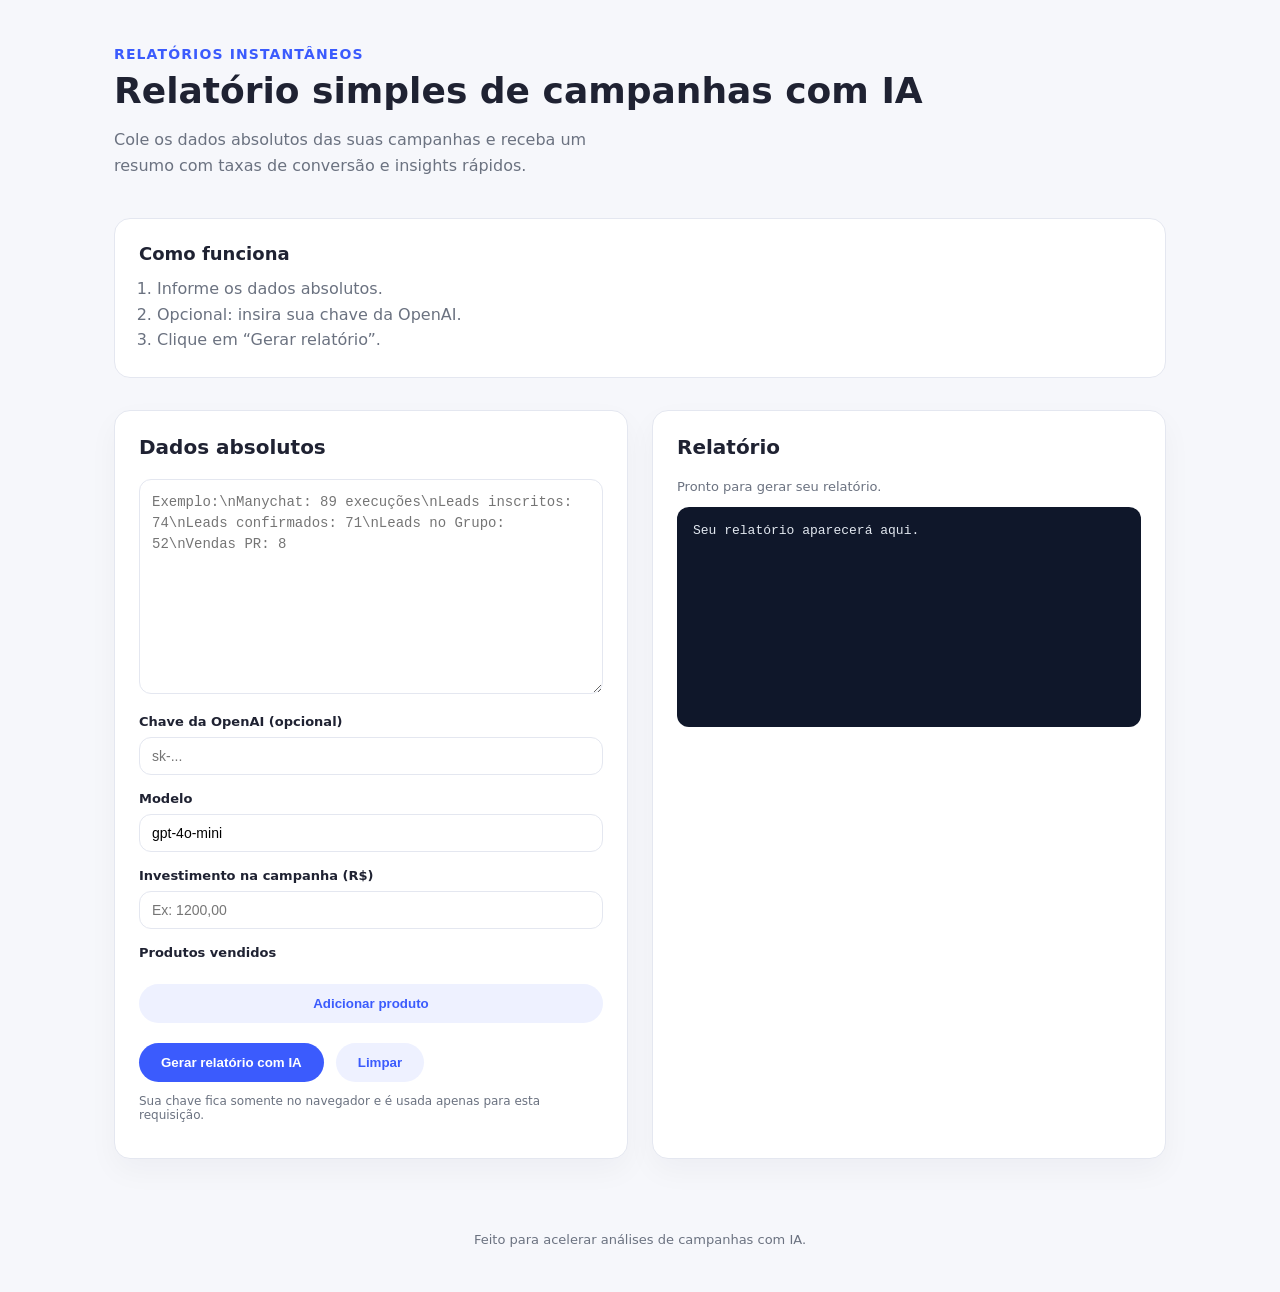
<file: index.html>
<!DOCTYPE html>
<html lang="pt-BR">
  <head>
    <meta charset="UTF-8" />
    <meta name="viewport" content="width=device-width, initial-scale=1.0" />
    <title>Relatório IA • Campanhas de Marketing</title>
    <link rel="stylesheet" href="styles.css" />
  </head>
  <body>
    <div class="app">
      <header class="hero">
        <div>
          <p class="eyebrow">Relatórios instantâneos</p>
          <h1>Relatório simples de campanhas com IA</h1>
          <p class="subtitle">
            Cole os dados absolutos das suas campanhas e receba um resumo com taxas de conversão
            e insights rápidos.
          </p>
        </div>
        <div class="hero-card">
          <h2>Como funciona</h2>
          <ol>
            <li>Informe os dados absolutos.</li>
            <li>Opcional: insira sua chave da OpenAI.</li>
            <li>Clique em “Gerar relatório”.</li>
          </ol>
        </div>
      </header>

      <main class="content">
        <section class="panel">
          <h3>Dados absolutos</h3>
          <textarea
            id="inputData"
            rows="9"
            placeholder="Exemplo:\nManychat: 89 execuções\nLeads inscritos: 74\nLeads confirmados: 71\nLeads no Grupo: 52\nVendas PR: 8"
          ></textarea>
          <div class="row">
            <label for="apiKey">Chave da OpenAI (opcional)</label>
            <input
              id="apiKey"
              type="password"
              placeholder="sk-..."
              autocomplete="off"
            />
          </div>
          <div class="row">
            <label for="model">Modelo</label>
            <input id="model" type="text" value="gpt-4o-mini" />
          </div>
          <div class="row">
            <label for="investment">Investimento na campanha (R$)</label>
            <input id="investment" type="number" min="0" step="0.01" placeholder="Ex: 1200,00" />
          </div>
          <div class="row">
            <label>Produtos vendidos</label>
            <div id="products" class="products"></div>
            <button id="addProduct" class="secondary" type="button">Adicionar produto</button>
          </div>
          <div class="actions">
            <button id="generateButton">Gerar relatório com IA</button>
            <button id="clearButton" class="secondary">Limpar</button>
          </div>
          <p class="footnote">
            Sua chave fica somente no navegador e é usada apenas para esta requisição.
          </p>
        </section>

        <section class="panel output">
          <h3>Relatório</h3>
          <div id="status" class="status">Pronto para gerar seu relatório.</div>
          <pre id="output">Seu relatório aparecerá aqui.</pre>
        </section>
      </main>
    </div>

    <footer class="footer">
      <p>Feito para acelerar análises de campanhas com IA.</p>
    </footer>

    <script src="app.js"></script>
  </body>
</html>
</file>
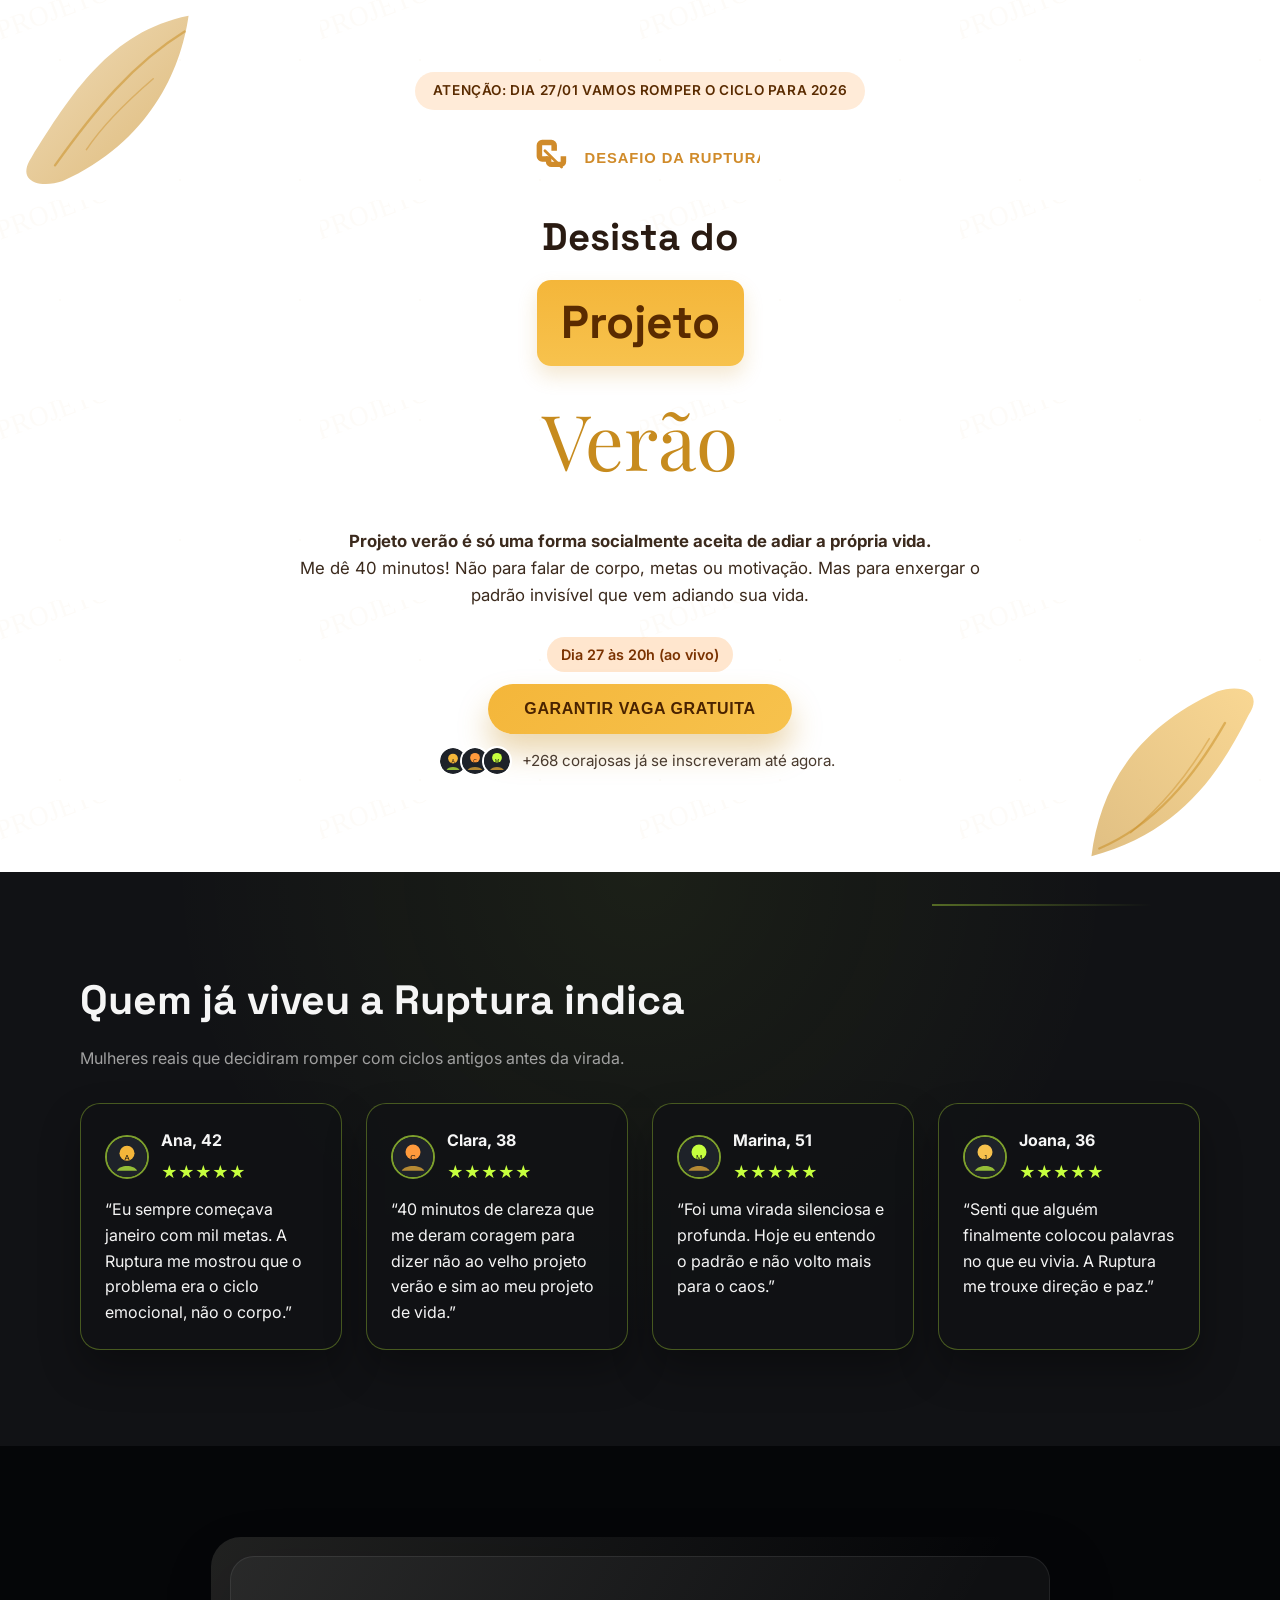
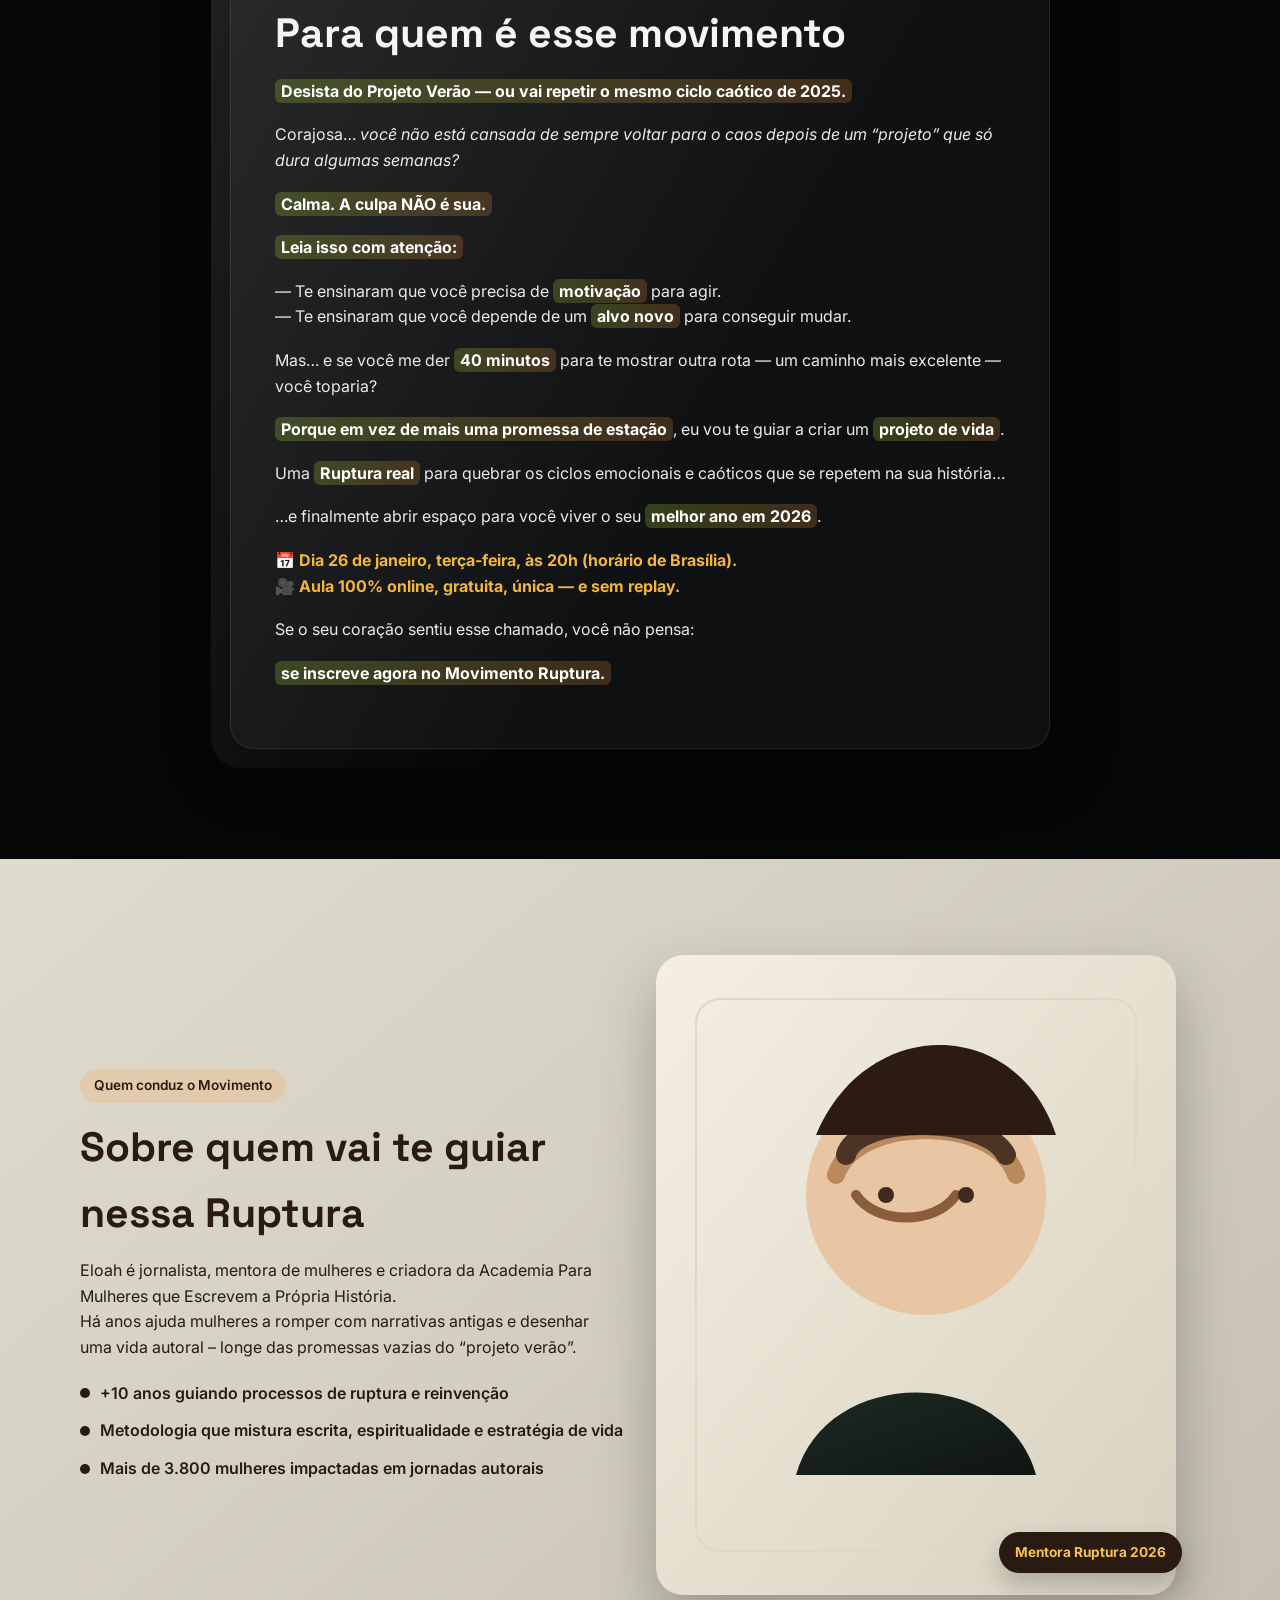
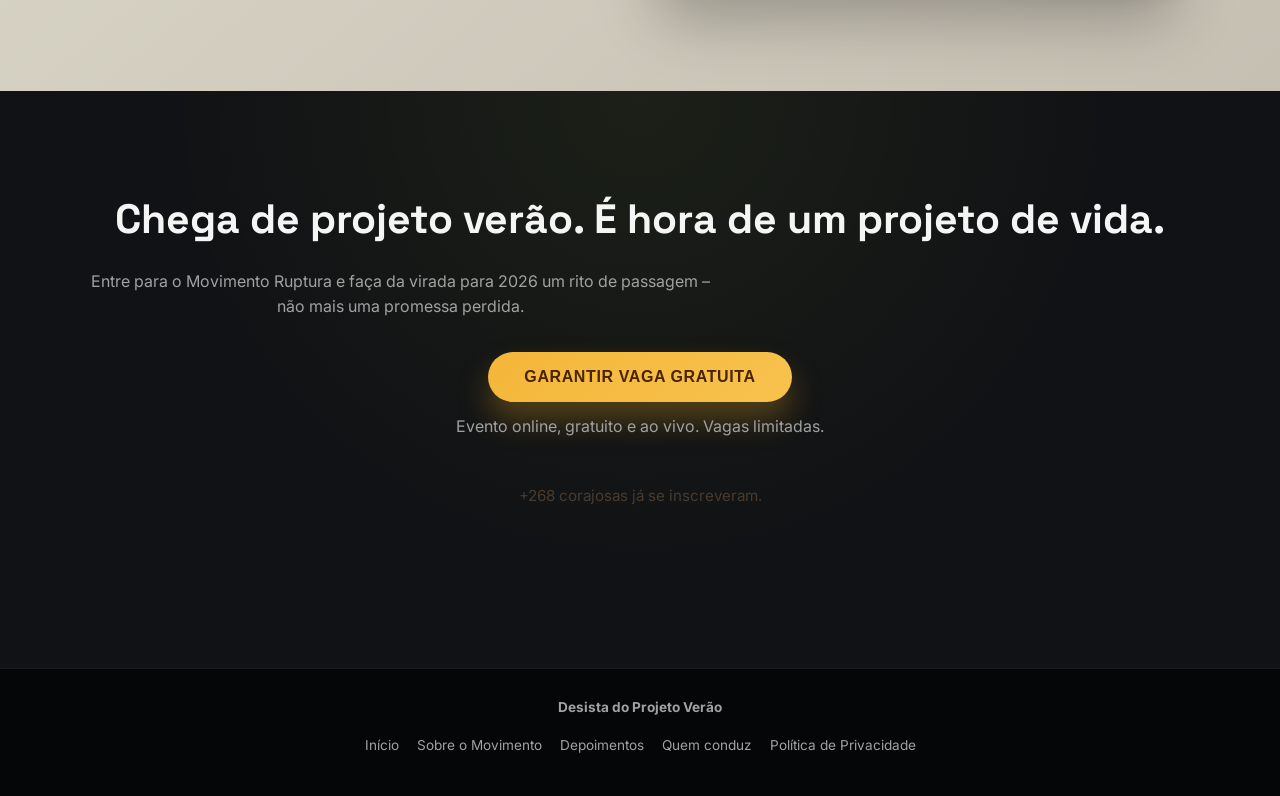
<file: public/index.html>
<!DOCTYPE html>
<html lang="pt-BR">
<head>
  <meta charset="UTF-8" />
  <meta name="viewport" content="width=device-width, initial-scale=1" />
  <title>Movimento Ruptura — Desista do Projeto Verão</title>
  <link rel="preconnect" href="https://fonts.googleapis.com">
  <link rel="preconnect" href="https://fonts.gstatic.com" crossorigin>
  <link href="https://fonts.googleapis.com/css2?family=Inter:wght@400;500;600;700;800&family=Space+Grotesk:wght@500;600;700&family=Playfair+Display:ital,wght@1,600&display=swap" rel="stylesheet">
  <style>
    :root {
      --bg-dark: #050608;
      --bg-dark-2: #111215;
      --text-light: #f5f5f5;
      --text-muted: #a1a1a1;
      --accent: #c6ff3e;
      --accent-cta: #f4b63a;
      --accent-cta-2: #f7c24d;
      --accent-orange: #ff9a3c;
      --hero-dark: #2a1b12;
      --hero-script: #c78b1e;
      --hero-wm: rgba(199, 139, 30, 0.05);
      --card-border: rgba(198, 255, 62, 0.3);
      --warm-bg: #ebe8d8;
      --shadow-soft: 0 18px 60px rgba(0, 0, 0, 0.35);
    }

    * {
      box-sizing: border-box;
      margin: 0;
      padding: 0;
    }

    html {
      scroll-behavior: smooth;
    }

    body {
      font-family: 'Inter', sans-serif;
      background: var(--bg-dark);
      color: var(--text-light);
      line-height: 1.6;
    }

    img {
      max-width: 100%;
      display: block;
    }

    a {
      color: inherit;
      text-decoration: none;
    }

    .container {
      width: min(1120px, 92vw);
      margin: 0 auto;
    }

    .section {
      padding: 96px 0;
      position: relative;
      overflow: hidden;
    }

    .glow-line {
      position: absolute;
      width: 220px;
      height: 2px;
      background: linear-gradient(90deg, rgba(198, 255, 62, 0.6), rgba(198, 255, 62, 0));
      top: 32px;
      right: 10%;
      opacity: 0.6;
    }

    .hero {
      background: #ffffff;
      color: var(--hero-dark);
      padding: 72px 0 96px;
      min-height: 90vh;
      position: relative;
    }

    .hero::before {
      content: "";
      position: absolute;
      inset: 0;
      background-image: url('data:image/svg+xml;utf8,<svg xmlns="http://www.w3.org/2000/svg" width="320" height="200" viewBox="0 0 320 200"><text x="0" y="40" font-size="28" font-family="Inter" fill="rgba(199,139,30,0.06)" transform="rotate(-20 0 40)">PROJETO VER%C3%83O</text></svg>');
      opacity: 0.5;
      mix-blend-mode: multiply;
      pointer-events: none;
    }

    .hero-content {
      position: relative;
      z-index: 2;
      text-align: center;
      display: flex;
      flex-direction: column;
      gap: 28px;
      align-items: center;
    }

    .hero .tag {
      font-size: 0.85rem;
      font-weight: 600;
      color: #5a2b00;
      background: rgba(255, 154, 60, 0.2);
      padding: 8px 18px;
      border-radius: 999px;
      letter-spacing: 0.6px;
      text-transform: uppercase;
    }

    .hero-logo {
      width: 240px;
    }

    .hero-title {
      display: flex;
      flex-direction: column;
      align-items: center;
      gap: 12px;
    }

    .hero-title .line-one {
      font-family: 'Space Grotesk', sans-serif;
      font-size: clamp(2rem, 3vw, 2.8rem);
      font-weight: 700;
      color: var(--hero-dark);
    }

    .hero-title .line-two {
      font-family: 'Space Grotesk', sans-serif;
      font-size: clamp(2.2rem, 3.6vw, 3.2rem);
      font-weight: 800;
      background: linear-gradient(180deg, var(--accent-cta), var(--accent-cta-2));
      color: #5a2b00;
      padding: 6px 24px;
      border-radius: 14px;
      box-shadow: 0 10px 20px rgba(199, 139, 30, 0.2);
    }

    .hero-title .line-three {
      font-family: 'Playfair Display', cursive;
      font-size: clamp(3rem, 6vw, 4.8rem);
      color: var(--hero-script);
    }

    .hero-copy {
      max-width: 680px;
      font-size: 1.05rem;
      color: #3b2a1d;
    }

    .hero-copy strong {
      font-weight: 700;
    }

    .cta-group {
      display: flex;
      flex-direction: column;
      gap: 12px;
      align-items: center;
    }

    .cta-tag {
      font-size: 0.9rem;
      color: #7a3200;
      background: rgba(255, 154, 60, 0.25);
      padding: 6px 14px;
      border-radius: 999px;
      animation: pulse 2.6s infinite;
      font-weight: 600;
    }

    .cta-button {
      background: linear-gradient(135deg, var(--accent-cta), var(--accent-cta-2));
      color: #4a2300;
      font-weight: 800;
      border: none;
      padding: 16px 36px;
      border-radius: 999px;
      font-size: 1rem;
      letter-spacing: 0.6px;
      cursor: pointer;
      box-shadow: 0 18px 30px rgba(199, 139, 30, 0.35);
      transition: transform 0.3s ease, box-shadow 0.3s ease;
    }

    .cta-button:hover,
    .cta-button:focus {
      transform: scale(1.03);
      box-shadow: 0 24px 40px rgba(199, 139, 30, 0.45);
      outline: none;
    }

    .cta-proof {
      font-size: 0.95rem;
      color: #4a3b2f;
      display: flex;
      align-items: center;
      gap: 10px;
    }

    .cta-proof .avatars {
      display: flex;
      gap: -8px;
    }

    .cta-proof img {
      width: 30px;
      height: 30px;
      border-radius: 50%;
      border: 2px solid #fff;
      margin-left: -8px;
    }

    .leaf {
      position: absolute;
      width: 220px;
      z-index: 1;
      animation: sway 8s ease-in-out infinite;
    }

    .leaf.top-left {
      top: 0;
      left: 0;
      transform-origin: top left;
    }

    .leaf.bottom-right {
      bottom: 0;
      right: 0;
      transform-origin: bottom right;
      animation-delay: 1s;
    }

    .hero .particles {
      position: absolute;
      inset: 0;
      pointer-events: none;
      background-image: radial-gradient(rgba(199, 139, 30, 0.12) 1px, transparent 1px);
      background-size: 120px 120px;
      opacity: 0.25;
    }

    @keyframes sway {
      0%, 100% {
        transform: translateY(0) rotate(0deg);
      }
      50% {
        transform: translateY(8px) rotate(1.5deg);
      }
    }

    @keyframes pulse {
      0%, 100% { transform: scale(1); }
      50% { transform: scale(1.05); }
    }

    .dark-section {
      background: radial-gradient(circle at top, rgba(198, 255, 62, 0.06), transparent 55%), var(--bg-dark-2);
    }

    .section-title {
      font-family: 'Space Grotesk', sans-serif;
      font-size: clamp(1.8rem, 3.2vw, 2.6rem);
      margin-bottom: 12px;
    }

    .section-subtitle {
      color: var(--text-muted);
      max-width: 640px;
      margin-bottom: 32px;
    }

    .testimonials {
      display: grid;
      grid-template-columns: repeat(auto-fit, minmax(240px, 1fr));
      gap: 24px;
    }

    .testimonial-card {
      background: rgba(17, 18, 21, 0.9);
      border: 1px solid var(--card-border);
      border-radius: 20px;
      padding: 24px;
      box-shadow: 0 20px 40px rgba(0, 0, 0, 0.3);
      transition: transform 0.3s ease, box-shadow 0.3s ease;
    }

    .testimonial-card:hover {
      transform: translateY(-6px) scale(1.01);
      box-shadow: 0 24px 60px rgba(0, 0, 0, 0.4);
    }

    .testimonial-header {
      display: flex;
      align-items: center;
      gap: 12px;
      margin-bottom: 12px;
    }

    .testimonial-header img {
      width: 44px;
      height: 44px;
      border-radius: 50%;
      border: 2px solid rgba(198, 255, 62, 0.6);
    }

    .stars {
      color: var(--accent);
      font-size: 1rem;
      margin-top: 6px;
    }

    .letter-section {
      position: relative;
      padding: 110px 0;
    }

    .letter-card {
      background: rgba(17, 18, 21, 0.9);
      border-radius: 24px;
      padding: 44px;
      max-width: 820px;
      margin: 0 auto;
      position: relative;
      border: 1px solid rgba(255, 255, 255, 0.08);
      box-shadow: var(--shadow-soft);
    }

    .letter-card::before {
      content: "";
      position: absolute;
      inset: -20px;
      background: linear-gradient(120deg, rgba(235, 232, 216, 0.12), transparent 60%);
      border-radius: 30px;
      z-index: -1;
    }

    .letter-card p {
      margin-bottom: 18px;
      color: #eaeaea;
    }

    .letter-card strong.highlight {
      background: linear-gradient(90deg, rgba(198, 255, 62, 0.2), rgba(255, 154, 60, 0.2));
      padding: 2px 6px;
      border-radius: 6px;
      color: #fff;
      transition: background 0.3s ease, box-shadow 0.3s ease;
    }

    .letter-card strong.highlight:hover {
      box-shadow: 0 0 12px rgba(198, 255, 62, 0.4);
    }

    .letter-card .meta {
      color: var(--accent-cta);
      font-weight: 600;
    }

    .letter-card.visible {
      animation: fadeUp 0.8s ease forwards;
    }

    @keyframes fadeUp {
      from { opacity: 0; transform: translateY(20px); }
      to { opacity: 1; transform: translateY(0); }
    }

    .expert-section {
      background: linear-gradient(140deg, rgba(235, 232, 216, 0.95), rgba(219, 212, 198, 0.9));
      color: #2a1b12;
    }

    .expert-grid {
      display: grid;
      grid-template-columns: repeat(auto-fit, minmax(280px, 1fr));
      align-items: center;
      gap: 32px;
    }

    .pill {
      display: inline-flex;
      padding: 6px 14px;
      border-radius: 999px;
      background: rgba(255, 154, 60, 0.2);
      font-size: 0.85rem;
      font-weight: 600;
      margin-bottom: 12px;
    }

    .expert-list {
      list-style: none;
      display: grid;
      gap: 12px;
      margin-top: 20px;
    }

    .expert-list li {
      display: flex;
      gap: 10px;
      align-items: center;
      font-weight: 600;
    }

    .expert-list span {
      width: 10px;
      height: 10px;
      border-radius: 50%;
      background: #2a1b12;
      display: inline-block;
    }

    .expert-image {
      position: relative;
    }

    .expert-image img {
      border-radius: 26px;
      box-shadow: 0 26px 60px rgba(0, 0, 0, 0.25);
    }

    .expert-badge {
      position: absolute;
      right: 18px;
      bottom: 22px;
      background: #2a1b12;
      color: #f7c24d;
      padding: 10px 16px;
      border-radius: 999px;
      font-size: 0.85rem;
      font-weight: 700;
      box-shadow: 0 12px 24px rgba(0, 0, 0, 0.2);
    }

    .final-cta {
      text-align: center;
      padding-bottom: 64px;
    }

    .final-cta .section-title {
      margin-bottom: 16px;
    }

    .footer {
      border-top: 1px solid rgba(255, 255, 255, 0.08);
      padding: 28px 0 40px;
      font-size: 0.85rem;
      color: var(--text-muted);
    }

    .footer-grid {
      display: flex;
      flex-direction: column;
      gap: 16px;
      align-items: center;
      text-align: center;
    }

    .footer-nav {
      display: flex;
      gap: 18px;
      flex-wrap: wrap;
      justify-content: center;
    }

    .exit-modal {
      position: fixed;
      inset: 0;
      background: rgba(5, 6, 8, 0.7);
      display: none;
      align-items: center;
      justify-content: center;
      z-index: 2000;
      padding: 20px;
    }

    .exit-modal.active {
      display: flex;
    }

    .exit-content {
      background: #0b0d10;
      border-radius: 20px;
      padding: 32px;
      max-width: 520px;
      box-shadow: 0 20px 60px rgba(198, 255, 62, 0.2);
      text-align: center;
      position: relative;
      border: 1px solid rgba(198, 255, 62, 0.2);
    }

    .exit-content h2 {
      font-size: 1.6rem;
      margin-bottom: 12px;
    }

    .exit-content p {
      color: var(--text-muted);
      margin-bottom: 20px;
      line-height: 1.5;
    }

    .exit-close {
      position: absolute;
      top: 12px;
      right: 12px;
      width: 32px;
      height: 32px;
      border-radius: 50%;
      border: none;
      background: rgba(255, 255, 255, 0.1);
      color: #fff;
      cursor: pointer;
    }

    .alert-icon {
      width: 38px;
      height: 38px;
      border-radius: 50%;
      margin: 0 auto 12px;
      background: rgba(255, 154, 60, 0.2);
      display: grid;
      place-items: center;
      color: var(--accent-orange);
      font-weight: 700;
      animation: pulse 2.2s infinite;
    }

    .toast {
      position: fixed;
      bottom: 24px;
      left: 24px;
      background: #ffffff;
      color: #222;
      border-radius: 999px;
      padding: 12px 18px;
      display: flex;
      gap: 12px;
      align-items: center;
      box-shadow: 0 16px 30px rgba(0, 0, 0, 0.25);
      opacity: 0;
      transform: translateY(20px);
      transition: opacity 0.4s ease, transform 0.4s ease;
      z-index: 1500;
    }

    .toast.show {
      opacity: 1;
      transform: translateY(0);
    }

    .toast-avatar {
      width: 42px;
      height: 42px;
      border-radius: 50%;
      background: linear-gradient(140deg, #c6ff3e, #f4b63a);
      display: grid;
      place-items: center;
      font-weight: 700;
    }

    .toast-lines {
      display: flex;
      flex-direction: column;
      gap: 2px;
    }

    .toast-lines strong {
      font-size: 0.92rem;
    }

    .toast-verified {
      display: flex;
      align-items: center;
      gap: 6px;
      font-size: 0.72rem;
      color: #0a5bd8;
      font-weight: 600;
      margin-left: auto;
    }

    .toast-verified span {
      width: 16px;
      height: 16px;
      border-radius: 50%;
      background: #0a5bd8;
      color: #fff;
      display: grid;
      place-items: center;
      font-size: 0.65rem;
    }

    @media (max-width: 720px) {
      .section {
        padding: 80px 0;
      }

      .hero {
        padding-top: 60px;
      }

      .toast {
        left: 50%;
        transform: translate(-50%, 20px);
        border-radius: 20px;
        width: min(90vw, 360px);
      }

      .toast.show {
        transform: translate(-50%, 0);
      }

      .leaf {
        width: 160px;
      }
    }
  </style>
</head>
<body>
  <header class="hero" id="inicio">
    <div class="particles"></div>
    <img class="leaf top-left" src="assets/leaf-top-left.svg" alt="Folha de palmeira em aquarela" />
    <img class="leaf bottom-right" src="assets/leaf-bottom-right.svg" alt="Folha de palmeira em aquarela" />
    <div class="container hero-content">
      <span class="tag">Atenção: Dia 27/01 vamos Romper o ciclo para 2026</span>
      <img class="hero-logo" src="assets/logo-ruptura.svg" alt="Logo Desafio da Ruptura" />
      <div class="hero-title">
        <div class="line-one">Desista do</div>
        <div class="line-two">Projeto</div>
        <div class="line-three">Verão</div>
      </div>
      <div class="hero-copy">
        <p><strong>Projeto verão é só uma forma socialmente aceita de adiar a própria vida.</strong></p>
        <p>Me dê 40 minutos! Não para falar de corpo, metas ou motivação. Mas para enxergar o padrão invisível que vem adiando sua vida.</p>
      </div>
      <div class="cta-group">
        <span class="cta-tag">Dia 27 às 20h (ao vivo)</span>
        <button class="cta-button" data-cta="primary" type="button">GARANTIR VAGA GRATUITA</button>
        <div class="cta-proof">
          <div class="avatars">
            <img src="assets/avatar-ana.svg" alt="Participante Ana" />
            <img src="assets/avatar-clara.svg" alt="Participante Clara" />
            <img src="assets/avatar-marina.svg" alt="Participante Marina" />
          </div>
          <span>+268 corajosas já se inscreveram até agora.</span>
        </div>
      </div>
    </div>
  </header>

  <main>
    <section class="section dark-section" id="depoimentos">
      <div class="glow-line"></div>
      <div class="container">
        <h2 class="section-title">Quem já viveu a Ruptura indica</h2>
        <p class="section-subtitle">Mulheres reais que decidiram romper com ciclos antigos antes da virada.</p>
        <div class="testimonials">
          <article class="testimonial-card">
            <div class="testimonial-header">
              <img src="assets/avatar-ana.svg" alt="Foto de Ana" />
              <div>
                <strong>Ana, 42</strong>
                <div class="stars">★★★★★</div>
              </div>
            </div>
            <p>“Eu sempre começava janeiro com mil metas. A Ruptura me mostrou que o problema era o ciclo emocional, não o corpo.”</p>
          </article>
          <article class="testimonial-card">
            <div class="testimonial-header">
              <img src="assets/avatar-clara.svg" alt="Foto de Clara" />
              <div>
                <strong>Clara, 38</strong>
                <div class="stars">★★★★★</div>
              </div>
            </div>
            <p>“40 minutos de clareza que me deram coragem para dizer não ao velho projeto verão e sim ao meu projeto de vida.”</p>
          </article>
          <article class="testimonial-card">
            <div class="testimonial-header">
              <img src="assets/avatar-marina.svg" alt="Foto de Marina" />
              <div>
                <strong>Marina, 51</strong>
                <div class="stars">★★★★★</div>
              </div>
            </div>
            <p>“Foi uma virada silenciosa e profunda. Hoje eu entendo o padrão e não volto mais para o caos.”</p>
          </article>
          <article class="testimonial-card">
            <div class="testimonial-header">
              <img src="assets/avatar-joana.svg" alt="Foto de Joana" />
              <div>
                <strong>Joana, 36</strong>
                <div class="stars">★★★★★</div>
              </div>
            </div>
            <p>“Senti que alguém finalmente colocou palavras no que eu vivia. A Ruptura me trouxe direção e paz.”</p>
          </article>
        </div>
      </div>
    </section>

    <section class="section letter-section" id="sobre-movimento">
      <div class="container">
        <div class="letter-card" id="letterCard">
          <h2 class="section-title">Para quem é esse movimento</h2>
          <p><strong class="highlight">Desista do Projeto Verão — ou vai repetir o mesmo ciclo caótico de 2025.</strong></p>
          <p>Corajosa… <em>você não está cansada de sempre voltar para o caos depois de um “projeto” que só dura algumas semanas?</em></p>
          <p><strong class="highlight">Calma. A culpa NÃO é sua.</strong></p>
          <p><strong class="highlight">Leia isso com atenção:</strong></p>
          <p>— Te ensinaram que você precisa de <strong class="highlight">motivação</strong> para agir.<br>
          — Te ensinaram que você depende de um <strong class="highlight">alvo novo</strong> para conseguir mudar.</p>
          <p>Mas… e se você me der <strong class="highlight">40 minutos</strong> para te mostrar outra rota — um caminho mais excelente — você toparia?</p>
          <p><strong class="highlight">Porque em vez de mais uma promessa de estação</strong>, eu vou te guiar a criar um <strong class="highlight">projeto de vida</strong>.</p>
          <p>Uma <strong class="highlight">Ruptura real</strong> para quebrar os ciclos emocionais e caóticos que se repetem na sua história…</p>
          <p>…e finalmente abrir espaço para você viver o seu <strong class="highlight">melhor ano em 2026</strong>.</p>
          <p class="meta">📅 <strong>Dia 26 de janeiro, terça-feira, às 20h (horário de Brasília).</strong><br>
          🎥 <strong>Aula 100% online, gratuita, única — e sem replay.</strong></p>
          <p>Se o seu coração sentiu esse chamado, você não pensa:</p>
          <p><strong class="highlight">se inscreve agora no Movimento Ruptura.</strong></p>
        </div>
      </div>
    </section>

    <section class="section expert-section" id="quem-conduz">
      <div class="container">
        <div class="expert-grid">
          <div>
            <span class="pill">Quem conduz o Movimento</span>
            <h2 class="section-title">Sobre quem vai te guiar nessa Ruptura</h2>
            <p>Eloah é jornalista, mentora de mulheres e criadora da Academia Para Mulheres que Escrevem a Própria História.<br>
            Há anos ajuda mulheres a romper com narrativas antigas e desenhar uma vida autoral – longe das promessas vazias do “projeto verão”.</p>
            <ul class="expert-list">
              <li><span></span>+10 anos guiando processos de ruptura e reinvenção</li>
              <li><span></span>Metodologia que mistura escrita, espiritualidade e estratégia de vida</li>
              <li><span></span>Mais de 3.800 mulheres impactadas em jornadas autorais</li>
            </ul>
          </div>
          <div class="expert-image">
            <img src="assets/expert-eloah.svg" alt="Retrato editorial da mentora Eloah" />
            <div class="expert-badge">Mentora Ruptura 2026</div>
          </div>
        </div>
      </div>
    </section>

    <section class="section dark-section" id="inscricao">
      <div class="container final-cta">
        <h2 class="section-title">Chega de projeto verão. É hora de um projeto de vida.</h2>
        <p class="section-subtitle">Entre para o Movimento Ruptura e faça da virada para 2026 um rito de passagem – não mais uma promessa perdida.</p>
        <div class="cta-group">
          <button class="cta-button" data-cta="primary" type="button">GARANTIR VAGA GRATUITA</button>
          <p class="section-subtitle">Evento online, gratuito e ao vivo. Vagas limitadas.</p>
          <div class="cta-proof">
            <span>+268 corajosas já se inscreveram.</span>
          </div>
        </div>
      </div>
    </section>
  </main>

  <footer class="footer">
    <div class="container footer-grid">
      <strong>Desista do Projeto Verão</strong>
      <nav class="footer-nav">
        <a href="#inicio">Início</a>
        <a href="#sobre-movimento">Sobre o Movimento</a>
        <a href="#depoimentos">Depoimentos</a>
        <a href="#quem-conduz">Quem conduz</a>
        <a href="#">Política de Privacidade</a>
      </nav>
    </div>
  </footer>

  <div class="exit-modal" id="exitModal" role="dialog" aria-modal="true" aria-labelledby="exitTitle">
    <div class="exit-content">
      <button class="exit-close" type="button" aria-label="Fechar">✕</button>
      <div class="alert-icon">!</div>
      <h2 id="exitTitle">EU NÃO VOU DESISTIR DE VOCÊ</h2>
      <p><strong>Não desista de si, essa é uma troca justa para 2026:</strong><br>
        Me dê 40 minutos e vou te dar o passo a passo para Romper com o Método Ruptura.<br>
        <strong>Aperte aqui.</strong>
      </p>
      <button class="cta-button" data-cta="primary" type="button">APERTE AQUI E ENTRA NO MOVIMENTO</button>
    </div>
  </div>

  <div class="toast" id="proofToast" role="status" aria-live="polite">
    <div class="toast-avatar" aria-hidden="true">✔</div>
    <div class="toast-lines">
      <strong id="toastName">Ana de São Paulo, SP</strong>
      <span>Acabou de se inscrever no Movimento Ruptura.</span>
      <small id="toastTime">10 minutos atrás</small>
    </div>
    <div class="toast-verified">
      <span>✓</span>
      verificado
    </div>
  </div>

  <script>
    const ctaButtons = document.querySelectorAll('[data-cta="primary"]');
    const exitModal = document.getElementById('exitModal');
    const closeExit = document.querySelector('.exit-close');
    const letterCard = document.getElementById('letterCard');
    const toast = document.getElementById('proofToast');
    const toastName = document.getElementById('toastName');
    const toastTime = document.getElementById('toastTime');

    const markCtaClicked = () => sessionStorage.setItem('rupturaCtaClicked', 'true');

    ctaButtons.forEach((btn) => {
      btn.addEventListener('click', () => {
        markCtaClicked();
        document.getElementById('inscricao').scrollIntoView({ behavior: 'smooth' });
        exitModal.classList.remove('active');
      });
    });

    closeExit.addEventListener('click', () => exitModal.classList.remove('active'));
    exitModal.addEventListener('click', (event) => {
      if (event.target === exitModal) {
        exitModal.classList.remove('active');
      }
    });

    const shouldShowExit = () => !sessionStorage.getItem('rupturaExitShown') && !sessionStorage.getItem('rupturaCtaClicked');

    const triggerExit = () => {
      if (!shouldShowExit()) return;
      exitModal.classList.add('active');
      sessionStorage.setItem('rupturaExitShown', 'true');
    };

    document.addEventListener('mouseleave', (event) => {
      if (event.clientY <= 0) {
        triggerExit();
      }
    });

    let lastScroll = window.scrollY;
    let scrollTimeout;
    window.addEventListener('scroll', () => {
      const current = window.scrollY;
      if (current < lastScroll && current < 120) {
        clearTimeout(scrollTimeout);
        scrollTimeout = setTimeout(() => {
          if (window.scrollY < 120) {
            triggerExit();
          }
        }, 1200);
      }
      lastScroll = current;
    });

    if (window.history && window.history.pushState) {
      window.history.pushState({ page: 'ruptura' }, '', window.location.href);
      window.addEventListener('popstate', () => {
        if (shouldShowExit()) {
          triggerExit();
          window.history.pushState({ page: 'ruptura' }, '', window.location.href);
        }
      });
    }

    const observer = new IntersectionObserver((entries) => {
      entries.forEach((entry) => {
        if (entry.isIntersecting) {
          entry.target.classList.add('visible');
        }
      });
    }, { threshold: 0.2 });

    observer.observe(letterCard);

    const proofData = [
      { name: 'Ana', city: 'São Paulo', state: 'SP', country: 'Brasil', minutesAgo: '10 minutos atrás' },
      { name: 'Clara', city: 'Belo Horizonte', state: 'MG', country: 'Brasil', minutesAgo: '5 minutos atrás' },
      { name: 'Marina', city: 'Salvador', state: 'BA', country: 'Brasil', minutesAgo: '35 minutos atrás' },
      { name: 'Beatriz', city: 'Curitiba', state: 'PR', country: 'Brasil', minutesAgo: '12 minutos atrás' },
      { name: 'Renata', city: 'Fortaleza', state: 'CE', country: 'Brasil', minutesAgo: '8 minutos atrás' },
      { name: 'Patricia', city: 'Porto Alegre', state: 'RS', country: 'Brasil', minutesAgo: '22 minutos atrás' },
      { name: 'Penny', city: 'Oklahoma City', state: 'OK', country: 'USA', minutesAgo: '15 minutos atrás' },
      { name: 'John', city: 'Austin', state: 'TX', country: 'USA', minutesAgo: '18 minutos atrás' },
      { name: 'Emily', city: 'Miami', state: 'FL', country: 'USA', minutesAgo: '30 minutos atrás' }
    ];

    const groupIndex = parseInt(localStorage.getItem('rupturaProofGroupIndex') || '0', 10);
    const groupStart = groupIndex * 3;
    const group = proofData.slice(groupStart, groupStart + 3);
    const nextGroup = (groupIndex + 1) % 3;
    localStorage.setItem('rupturaProofGroupIndex', String(nextGroup));

    const showToast = (person) => {
      toastName.textContent = `${person.name} de ${person.city}, ${person.state} — ${person.country}`;
      toastTime.textContent = person.minutesAgo;
      toast.classList.add('show');
      toast.setAttribute('aria-label', `${person.name} acabou de se inscrever no Movimento Ruptura.`);
      setTimeout(() => toast.classList.remove('show'), 5200);
    };

    setTimeout(() => {
      group.forEach((person, index) => {
        setTimeout(() => showToast(person), index * 6000);
      });
    }, 7000);
  </script>
</body>
</html>
</file>
<file: styles.css>
:root {
  color-scheme: light;
  --bg: #f6f7fb;
  --card: #ffffff;
  --primary: #3b5bfd;
  --secondary: #eef1ff;
  --text: #1f2232;
  --muted: #6b7280;
  --border: #e4e7f0;
  font-family: "Inter", "Segoe UI", system-ui, sans-serif;
}

* {
  box-sizing: border-box;
}

body {
  margin: 0;
  background: var(--bg);
  color: var(--text);
}

.app {
  max-width: 1100px;
  margin: 0 auto;
  padding: 32px 24px 48px;
}

.hero {
  display: flex;
  flex-wrap: wrap;
  gap: 24px;
  align-items: stretch;
  justify-content: space-between;
  margin-bottom: 32px;
}

.eyebrow {
  font-size: 14px;
  text-transform: uppercase;
  letter-spacing: 0.08em;
  color: var(--primary);
  font-weight: 600;
  margin-bottom: 8px;
}

h1 {
  font-size: 36px;
  margin: 0 0 12px;
}

.subtitle {
  font-size: 16px;
  line-height: 1.6;
  color: var(--muted);
  max-width: 520px;
}

.hero-card {
  background: var(--card);
  border-radius: 16px;
  padding: 24px;
  border: 1px solid var(--border);
  min-width: 260px;
  flex: 1 1 280px;
}

.hero-card h2 {
  margin-top: 0;
  margin-bottom: 12px;
  font-size: 18px;
}

.hero-card ol {
  padding-left: 18px;
  margin: 0;
  color: var(--muted);
  line-height: 1.6;
}

.content {
  display: grid;
  gap: 24px;
  grid-template-columns: repeat(auto-fit, minmax(280px, 1fr));
}

.panel {
  background: var(--card);
  border-radius: 16px;
  border: 1px solid var(--border);
  padding: 24px;
  box-shadow: 0 12px 30px rgba(15, 23, 42, 0.04);
}

.panel h3 {
  margin-top: 0;
  font-size: 20px;
}

textarea {
  width: 100%;
  border-radius: 12px;
  border: 1px solid var(--border);
  padding: 12px;
  font-size: 14px;
  line-height: 1.5;
  min-height: 180px;
  resize: vertical;
}

.row {
  display: flex;
  flex-direction: column;
  gap: 8px;
  margin-top: 16px;
}

label {
  font-weight: 600;
  font-size: 13px;
}

input {
  border: 1px solid var(--border);
  border-radius: 12px;
  padding: 10px 12px;
  font-size: 14px;
}

.actions {
  display: flex;
  flex-wrap: wrap;
  gap: 12px;
  margin-top: 20px;
}

.products {
  display: grid;
  gap: 12px;
  margin-top: 8px;
}

.product-row {
  display: grid;
  grid-template-columns: 1.4fr 1fr 1fr auto;
  gap: 8px;
  align-items: center;
}

.product-row input {
  width: 100%;
}

.product-row button {
  padding: 8px 12px;
  border-radius: 10px;
  background: #fee2e2;
  color: #b91c1c;
}

.product-row button:hover {
  box-shadow: none;
  transform: none;
}

button {
  border: none;
  border-radius: 999px;
  padding: 12px 22px;
  font-weight: 600;
  cursor: pointer;
  background: var(--primary);
  color: white;
  transition: transform 0.2s ease, box-shadow 0.2s ease;
}

button:hover {
  transform: translateY(-1px);
  box-shadow: 0 10px 20px rgba(59, 91, 253, 0.2);
}

button.secondary {
  background: var(--secondary);
  color: var(--primary);
}

.footnote {
  margin-top: 12px;
  font-size: 12px;
  color: var(--muted);
}

.output pre {
  background: #0f172a;
  color: #e2e8f0;
  padding: 16px;
  border-radius: 12px;
  min-height: 220px;
  white-space: pre-wrap;
}

.status {
  font-size: 13px;
  color: var(--muted);
  margin-bottom: 12px;
}

.footer {
  text-align: center;
  padding: 12px 16px 32px;
  color: var(--muted);
  font-size: 13px;
}

@media (max-width: 720px) {
  h1 {
    font-size: 28px;
  }
}
</file>
